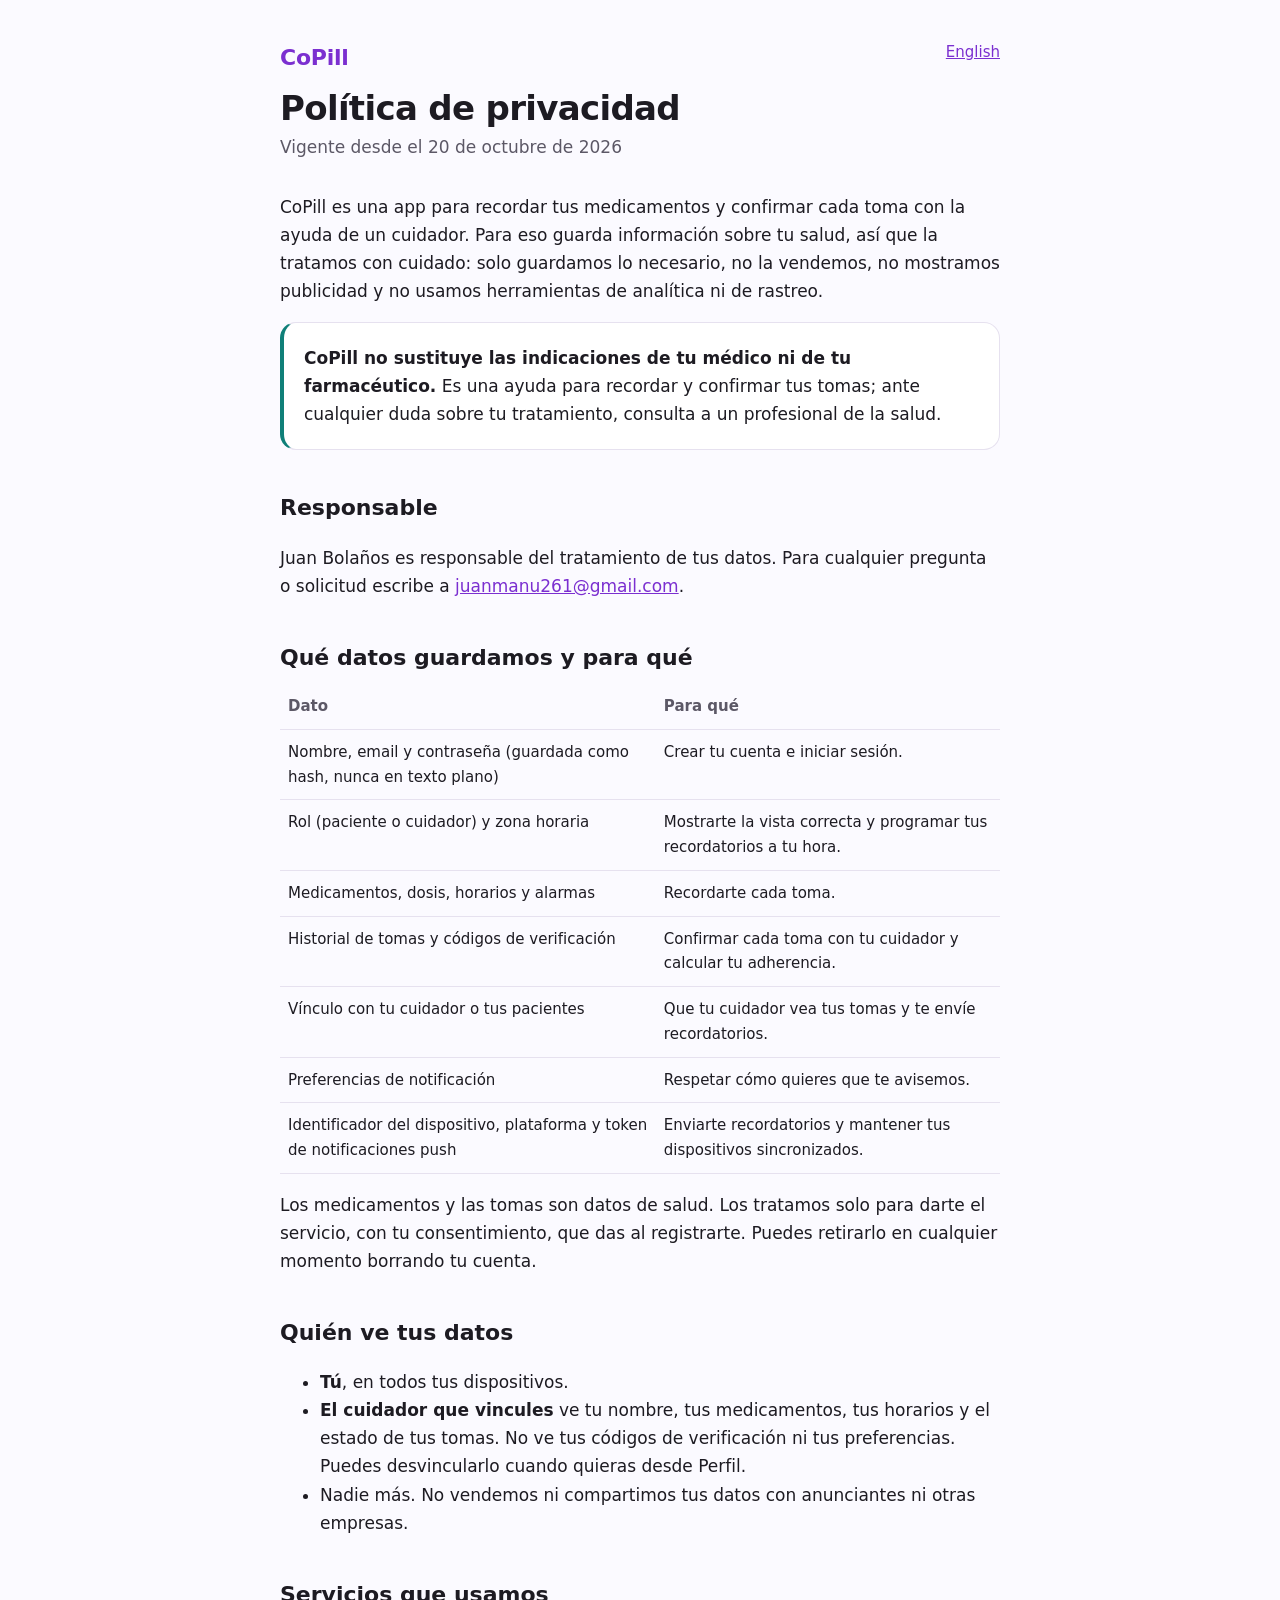
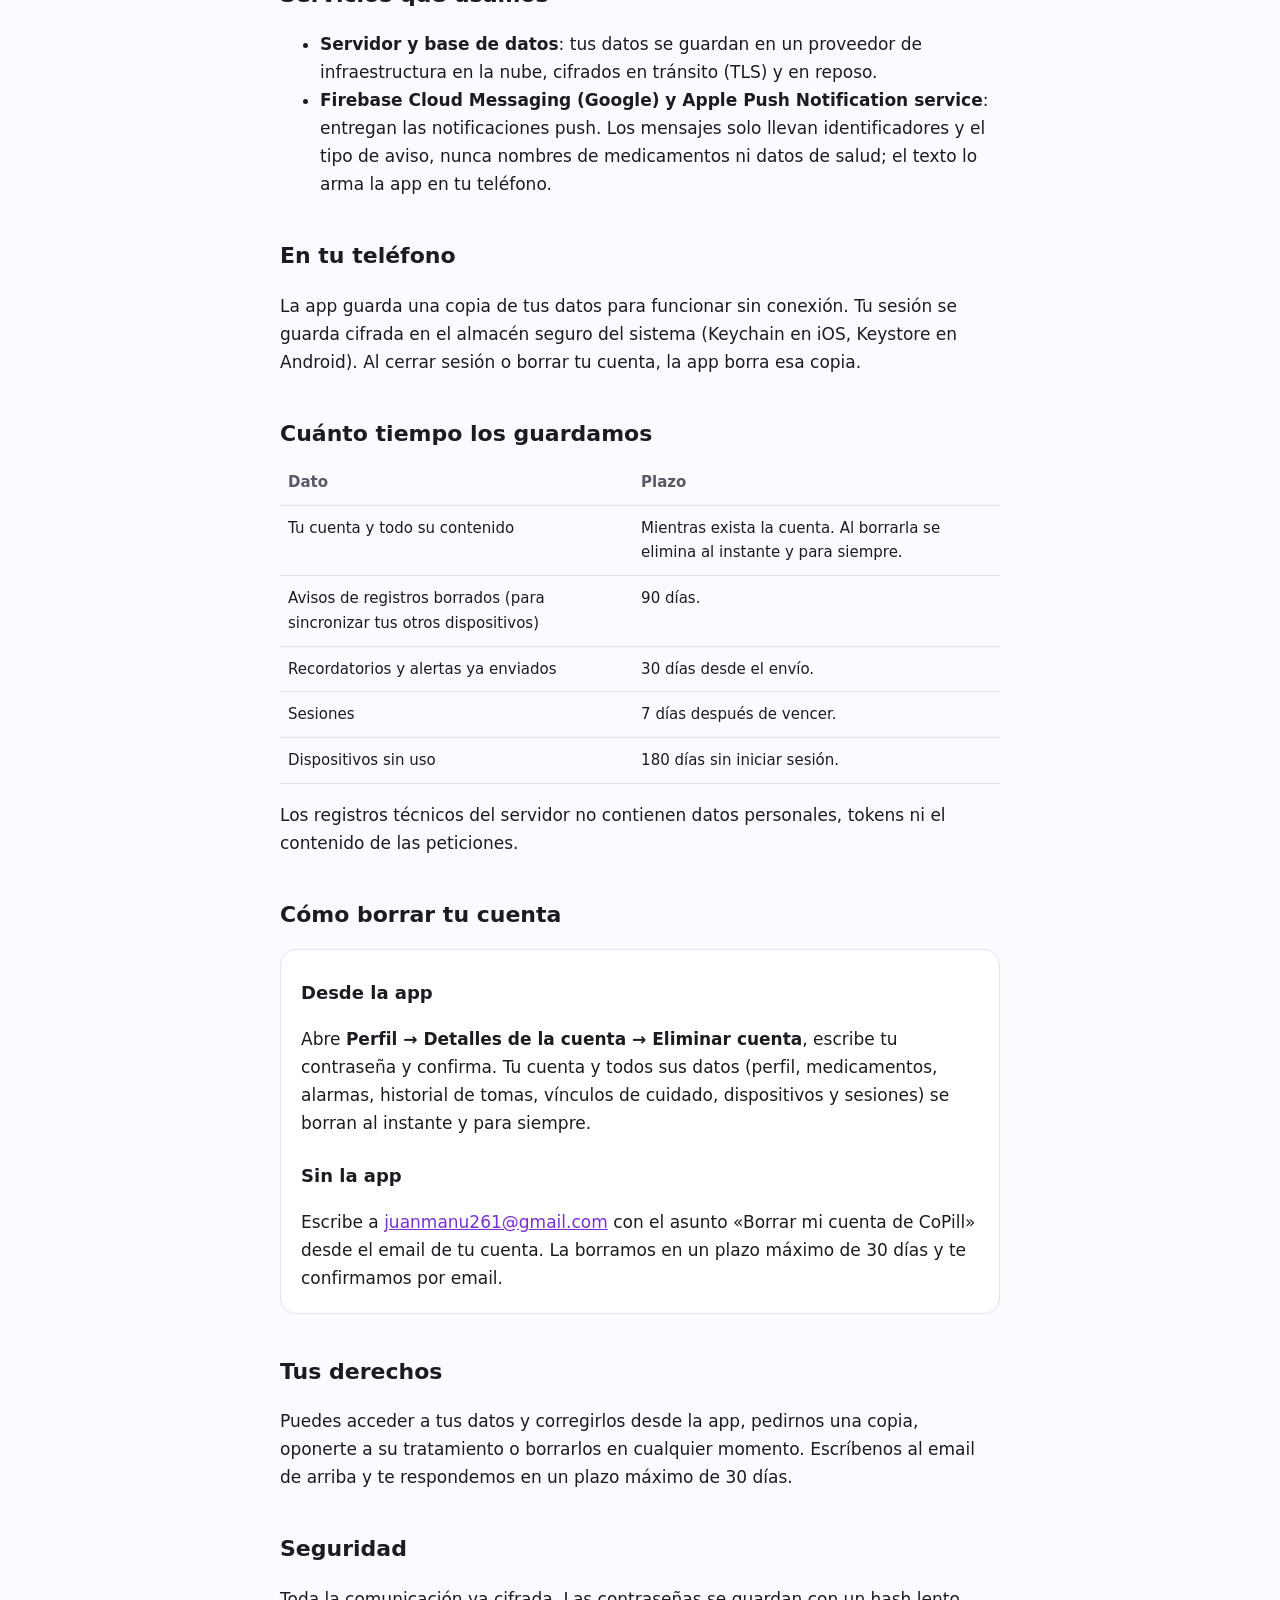
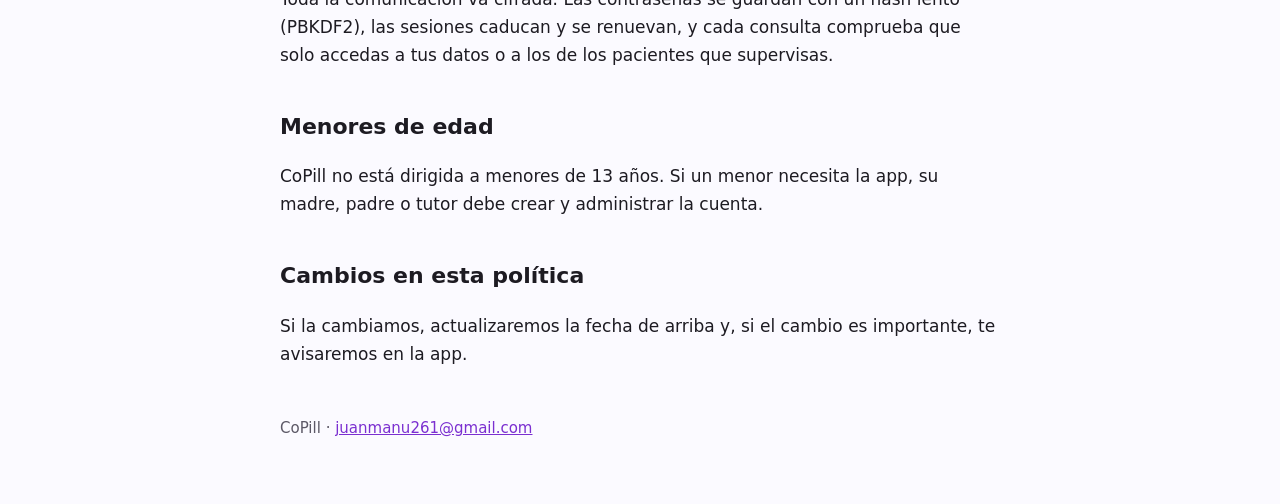
<file: index.html>
<!doctype html>
<html lang="es">
<head>
    <meta charset="utf-8">
    <meta name="viewport" content="width=device-width, initial-scale=1">
    <title>Política de privacidad · CoPill</title>
    <meta name="description" content="Qué datos guarda CoPill, para qué, con quién se comparten y cómo borrar tu cuenta.">
    <link rel="stylesheet" href="style.css">
</head>
<body>
<main>
    <header>
        <a class="lang" href="en/" hreflang="en">English</a>
        <div class="brand">CoPill</div>
        <h1>Política de privacidad</h1>
        <p class="updated">Vigente desde el 20 de octubre de 2026</p>
    </header>

    <p>CoPill es una app para recordar tus medicamentos y confirmar cada toma con la ayuda de un
        cuidador. Para eso guarda información sobre tu salud, así que la tratamos con cuidado: solo
        guardamos lo necesario, no la vendemos, no mostramos publicidad y no usamos herramientas de
        analítica ni de rastreo.</p>

    <div class="card note">
        <p><strong>CoPill no sustituye las indicaciones de tu médico ni de tu farmacéutico.</strong>
            Es una ayuda para recordar y confirmar tus tomas; ante cualquier duda sobre tu
            tratamiento, consulta a un profesional de la salud.</p>
    </div>

    <h2>Responsable</h2>
    <p>Juan Bolaños es responsable del tratamiento de tus datos. Para cualquier pregunta o
        solicitud escribe a <a href="mailto:juanmanu261@gmail.com">juanmanu261@gmail.com</a>.</p>

    <h2>Qué datos guardamos y para qué</h2>
    <table>
        <thead>
        <tr><th>Dato</th><th>Para qué</th></tr>
        </thead>
        <tbody>
        <tr><td>Nombre, email y contraseña (guardada como hash, nunca en texto plano)</td><td>Crear tu cuenta e iniciar sesión.</td></tr>
        <tr><td>Rol (paciente o cuidador) y zona horaria</td><td>Mostrarte la vista correcta y programar tus recordatorios a tu hora.</td></tr>
        <tr><td>Medicamentos, dosis, horarios y alarmas</td><td>Recordarte cada toma.</td></tr>
        <tr><td>Historial de tomas y códigos de verificación</td><td>Confirmar cada toma con tu cuidador y calcular tu adherencia.</td></tr>
        <tr><td>Vínculo con tu cuidador o tus pacientes</td><td>Que tu cuidador vea tus tomas y te envíe recordatorios.</td></tr>
        <tr><td>Preferencias de notificación</td><td>Respetar cómo quieres que te avisemos.</td></tr>
        <tr><td>Identificador del dispositivo, plataforma y token de notificaciones push</td><td>Enviarte recordatorios y mantener tus dispositivos sincronizados.</td></tr>
        </tbody>
    </table>
    <p>Los medicamentos y las tomas son datos de salud. Los tratamos solo para darte el servicio,
        con tu consentimiento, que das al registrarte. Puedes retirarlo en cualquier momento
        borrando tu cuenta.</p>

    <h2>Quién ve tus datos</h2>
    <ul>
        <li><strong>Tú</strong>, en todos tus dispositivos.</li>
        <li><strong>El cuidador que vincules</strong> ve tu nombre, tus medicamentos, tus horarios y el
            estado de tus tomas. No ve tus códigos de verificación ni tus preferencias. Puedes
            desvincularlo cuando quieras desde Perfil.</li>
        <li>Nadie más. No vendemos ni compartimos tus datos con anunciantes ni otras empresas.</li>
    </ul>

    <h2>Servicios que usamos</h2>
    <ul>
        <li><strong>Servidor y base de datos</strong>: tus datos se guardan en un proveedor de
            infraestructura en la nube, cifrados en tránsito (TLS) y en reposo.</li>
        <li><strong>Firebase Cloud Messaging (Google) y Apple Push Notification service</strong>:
            entregan las notificaciones push. Los mensajes solo llevan identificadores y el tipo de
            aviso, nunca nombres de medicamentos ni datos de salud; el texto lo arma la app en tu
            teléfono.</li>
    </ul>

    <h2>En tu teléfono</h2>
    <p>La app guarda una copia de tus datos para funcionar sin conexión. Tu sesión se guarda cifrada
        en el almacén seguro del sistema (Keychain en iOS, Keystore en Android). Al cerrar sesión o
        borrar tu cuenta, la app borra esa copia.</p>

    <h2>Cuánto tiempo los guardamos</h2>
    <table>
        <thead>
        <tr><th>Dato</th><th>Plazo</th></tr>
        </thead>
        <tbody>
        <tr><td>Tu cuenta y todo su contenido</td><td>Mientras exista la cuenta. Al borrarla se elimina al instante y para siempre.</td></tr>
        <tr><td>Avisos de registros borrados (para sincronizar tus otros dispositivos)</td><td>90 días.</td></tr>
        <tr><td>Recordatorios y alertas ya enviados</td><td>30 días desde el envío.</td></tr>
        <tr><td>Sesiones</td><td>7 días después de vencer.</td></tr>
        <tr><td>Dispositivos sin uso</td><td>180 días sin iniciar sesión.</td></tr>
        </tbody>
    </table>
    <p>Los registros técnicos del servidor no contienen datos personales, tokens ni el contenido de
        las peticiones.</p>

    <h2 id="borrar-cuenta">Cómo borrar tu cuenta</h2>
    <div class="card">
        <h3>Desde la app</h3>
        <p>Abre <strong>Perfil → Detalles de la cuenta → Eliminar cuenta</strong>, escribe tu
            contraseña y confirma. Tu cuenta y todos sus datos (perfil, medicamentos, alarmas,
            historial de tomas, vínculos de cuidado, dispositivos y sesiones) se borran al instante y
            para siempre.</p>
        <h3>Sin la app</h3>
        <p>Escribe a <a href="mailto:juanmanu261@gmail.com?subject=Borrar%20mi%20cuenta%20de%20CoPill">juanmanu261@gmail.com</a>
            con el asunto «Borrar mi cuenta de CoPill» desde el email de tu cuenta. La borramos en un
            plazo máximo de 30 días y te confirmamos por email.</p>
    </div>

    <h2>Tus derechos</h2>
    <p>Puedes acceder a tus datos y corregirlos desde la app, pedirnos una copia, oponerte a su
        tratamiento o borrarlos en cualquier momento. Escríbenos al email de arriba y te respondemos
        en un plazo máximo de 30 días.</p>

    <h2>Seguridad</h2>
    <p>Toda la comunicación va cifrada. Las contraseñas se guardan con un hash lento (PBKDF2), las
        sesiones caducan y se renuevan, y cada consulta comprueba que solo accedas a tus datos o a los
        de los pacientes que supervisas.</p>

    <h2>Menores de edad</h2>
    <p>CoPill no está dirigida a menores de 13 años. Si un menor necesita la app, su madre, padre o
        tutor debe crear y administrar la cuenta.</p>

    <h2>Cambios en esta política</h2>
    <p>Si la cambiamos, actualizaremos la fecha de arriba y, si el cambio es importante, te
        avisaremos en la app.</p>

    <footer>CoPill · <a href="mailto:juanmanu261@gmail.com">juanmanu261@gmail.com</a></footer>
</main>
</body>
</html>
</file>
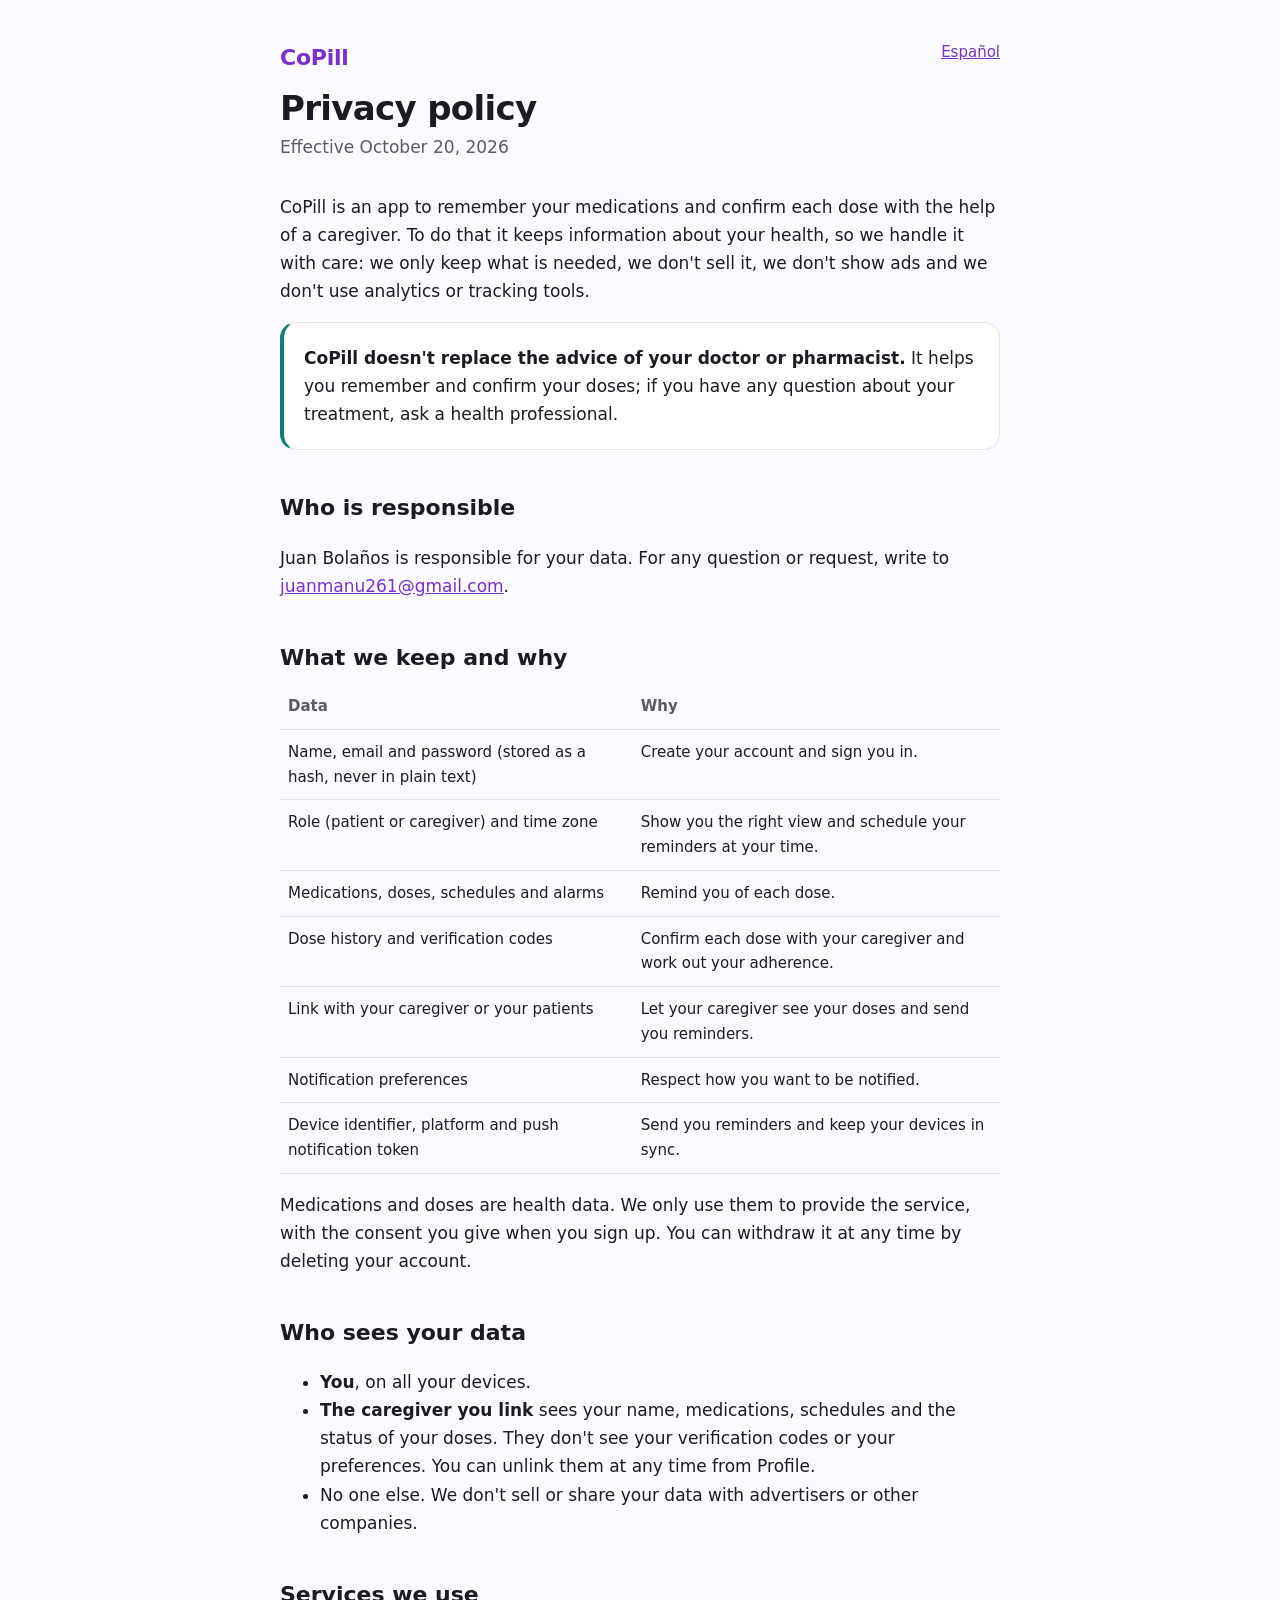
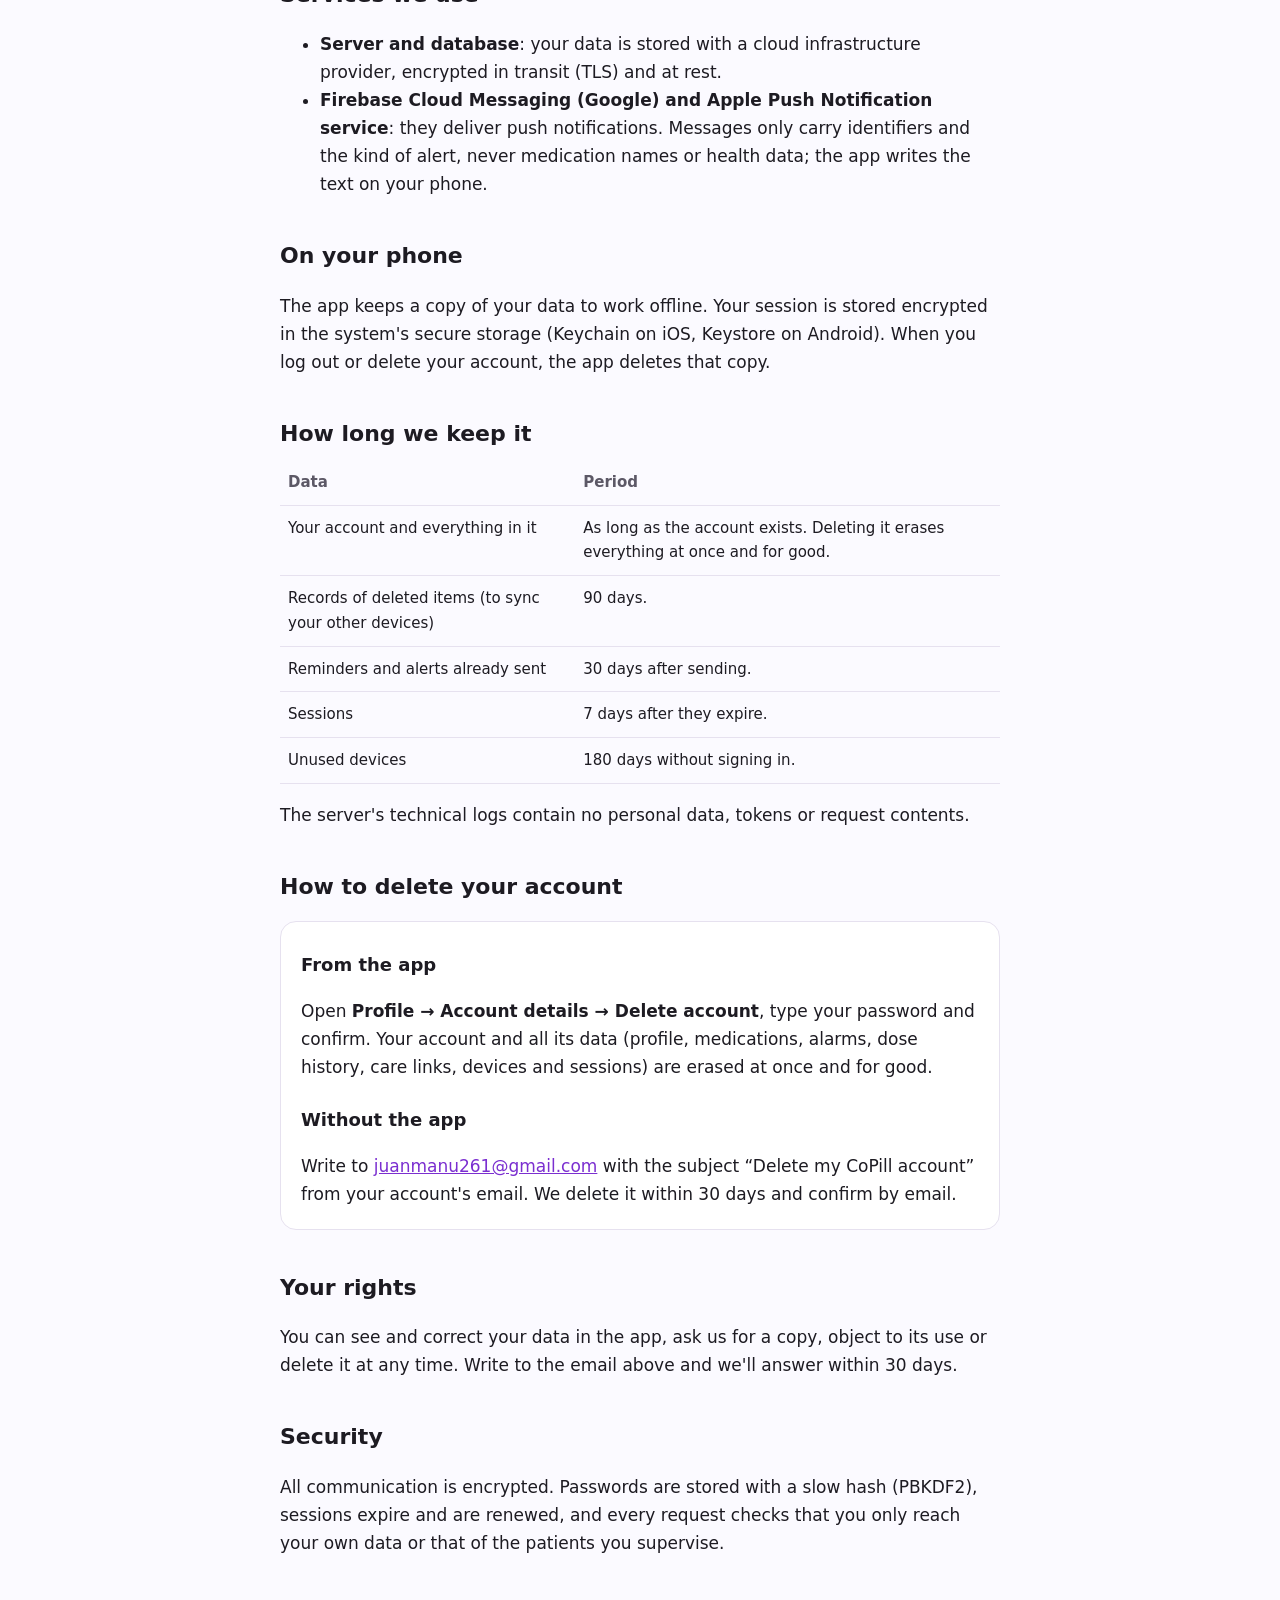
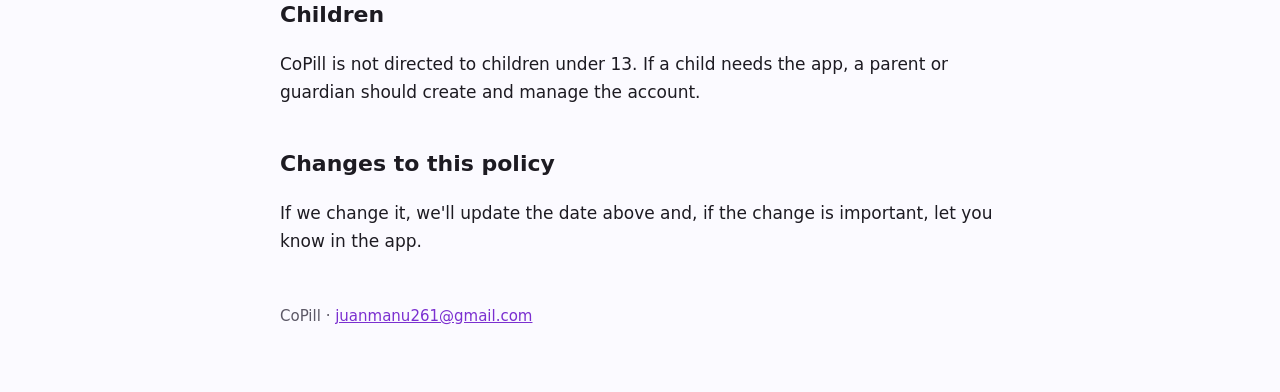
<file: en/index.html>
<!doctype html>
<html lang="en">
<head>
    <meta charset="utf-8">
    <meta name="viewport" content="width=device-width, initial-scale=1">
    <title>Privacy policy · CoPill</title>
    <meta name="description" content="What data CoPill keeps, why, who it is shared with and how to delete your account.">
    <link rel="stylesheet" href="../style.css">
</head>
<body>
<main>
    <header>
        <a class="lang" href="../" hreflang="es">Español</a>
        <div class="brand">CoPill</div>
        <h1>Privacy policy</h1>
        <p class="updated">Effective October 20, 2026</p>
    </header>

    <p>CoPill is an app to remember your medications and confirm each dose with the help of a
        caregiver. To do that it keeps information about your health, so we handle it with care: we
        only keep what is needed, we don't sell it, we don't show ads and we don't use analytics or
        tracking tools.</p>

    <div class="card note">
        <p><strong>CoPill doesn't replace the advice of your doctor or pharmacist.</strong> It helps
            you remember and confirm your doses; if you have any question about your treatment, ask
            a health professional.</p>
    </div>

    <h2>Who is responsible</h2>
    <p>Juan Bolaños is responsible for your data. For any question or request, write to
        <a href="mailto:juanmanu261@gmail.com">juanmanu261@gmail.com</a>.</p>

    <h2>What we keep and why</h2>
    <table>
        <thead>
        <tr><th>Data</th><th>Why</th></tr>
        </thead>
        <tbody>
        <tr><td>Name, email and password (stored as a hash, never in plain text)</td><td>Create your account and sign you in.</td></tr>
        <tr><td>Role (patient or caregiver) and time zone</td><td>Show you the right view and schedule your reminders at your time.</td></tr>
        <tr><td>Medications, doses, schedules and alarms</td><td>Remind you of each dose.</td></tr>
        <tr><td>Dose history and verification codes</td><td>Confirm each dose with your caregiver and work out your adherence.</td></tr>
        <tr><td>Link with your caregiver or your patients</td><td>Let your caregiver see your doses and send you reminders.</td></tr>
        <tr><td>Notification preferences</td><td>Respect how you want to be notified.</td></tr>
        <tr><td>Device identifier, platform and push notification token</td><td>Send you reminders and keep your devices in sync.</td></tr>
        </tbody>
    </table>
    <p>Medications and doses are health data. We only use them to provide the service, with the
        consent you give when you sign up. You can withdraw it at any time by deleting your
        account.</p>

    <h2>Who sees your data</h2>
    <ul>
        <li><strong>You</strong>, on all your devices.</li>
        <li><strong>The caregiver you link</strong> sees your name, medications, schedules and the
            status of your doses. They don't see your verification codes or your preferences. You can
            unlink them at any time from Profile.</li>
        <li>No one else. We don't sell or share your data with advertisers or other companies.</li>
    </ul>

    <h2>Services we use</h2>
    <ul>
        <li><strong>Server and database</strong>: your data is stored with a cloud infrastructure
            provider, encrypted in transit (TLS) and at rest.</li>
        <li><strong>Firebase Cloud Messaging (Google) and Apple Push Notification service</strong>:
            they deliver push notifications. Messages only carry identifiers and the kind of alert,
            never medication names or health data; the app writes the text on your phone.</li>
    </ul>

    <h2>On your phone</h2>
    <p>The app keeps a copy of your data to work offline. Your session is stored encrypted in the
        system's secure storage (Keychain on iOS, Keystore on Android). When you log out or delete
        your account, the app deletes that copy.</p>

    <h2>How long we keep it</h2>
    <table>
        <thead>
        <tr><th>Data</th><th>Period</th></tr>
        </thead>
        <tbody>
        <tr><td>Your account and everything in it</td><td>As long as the account exists. Deleting it erases everything at once and for good.</td></tr>
        <tr><td>Records of deleted items (to sync your other devices)</td><td>90 days.</td></tr>
        <tr><td>Reminders and alerts already sent</td><td>30 days after sending.</td></tr>
        <tr><td>Sessions</td><td>7 days after they expire.</td></tr>
        <tr><td>Unused devices</td><td>180 days without signing in.</td></tr>
        </tbody>
    </table>
    <p>The server's technical logs contain no personal data, tokens or request contents.</p>

    <h2 id="delete-account">How to delete your account</h2>
    <div class="card">
        <h3>From the app</h3>
        <p>Open <strong>Profile → Account details → Delete account</strong>, type your password and
            confirm. Your account and all its data (profile, medications, alarms, dose history, care
            links, devices and sessions) are erased at once and for good.</p>
        <h3>Without the app</h3>
        <p>Write to <a href="mailto:juanmanu261@gmail.com?subject=Delete%20my%20CoPill%20account">juanmanu261@gmail.com</a>
            with the subject “Delete my CoPill account” from your account's email. We delete it within
            30 days and confirm by email.</p>
    </div>

    <h2>Your rights</h2>
    <p>You can see and correct your data in the app, ask us for a copy, object to its use or delete
        it at any time. Write to the email above and we'll answer within 30 days.</p>

    <h2>Security</h2>
    <p>All communication is encrypted. Passwords are stored with a slow hash (PBKDF2), sessions expire
        and are renewed, and every request checks that you only reach your own data or that of the
        patients you supervise.</p>

    <h2>Children</h2>
    <p>CoPill is not directed to children under 13. If a child needs the app, a parent or guardian
        should create and manage the account.</p>

    <h2>Changes to this policy</h2>
    <p>If we change it, we'll update the date above and, if the change is important, let you know
        in the app.</p>

    <footer>CoPill · <a href="mailto:juanmanu261@gmail.com">juanmanu261@gmail.com</a></footer>
</main>
</body>
</html>
</file>
<file: style.css>
:root {
    --bg: #fbfaff;
    --surface: #ffffff;
    --text: #1d1b22;
    --muted: #5c5866;
    --accent: #7b2fd0;
    --teal: #0f7f78;
    --border: #e6e1ef;
    color-scheme: light dark;
}

@media (prefers-color-scheme: dark) {
    :root {
        --bg: #121014;
        --surface: #1c1a20;
        --text: #ece8f2;
        --muted: #b3adbd;
        --accent: #c493ff;
        --teal: #5fd4c9;
        --border: #2e2a35;
    }
}

* { box-sizing: border-box; }

body {
    margin: 0;
    background: var(--bg);
    color: var(--text);
    font: 17px/1.65 system-ui, -apple-system, "Segoe UI", Roboto, sans-serif;
}

main {
    max-width: 760px;
    margin: 0 auto;
    padding: 40px 20px 64px;
}

header { margin-bottom: 32px; }

.brand {
    font-weight: 800;
    font-size: 22px;
    color: var(--accent);
    letter-spacing: -0.01em;
}

.lang { float: right; font-size: 15px; }

h1 { font-size: 34px; line-height: 1.2; margin: 12px 0 4px; letter-spacing: -0.02em; }
h2 { font-size: 22px; margin: 40px 0 8px; }
h3 { font-size: 18px; margin: 24px 0 4px; }

.updated { color: var(--muted); margin: 0; }

a { color: var(--accent); }

.card {
    background: var(--surface);
    border: 1px solid var(--border);
    border-radius: 16px;
    padding: 4px 20px;
    margin: 16px 0;
}

.note { border-left: 4px solid var(--teal); }

table { width: 100%; border-collapse: collapse; font-size: 15px; }
th, td { text-align: left; padding: 10px 8px; border-bottom: 1px solid var(--border); vertical-align: top; }
th { color: var(--muted); font-weight: 600; }

footer { margin-top: 48px; color: var(--muted); font-size: 15px; }
</file>
